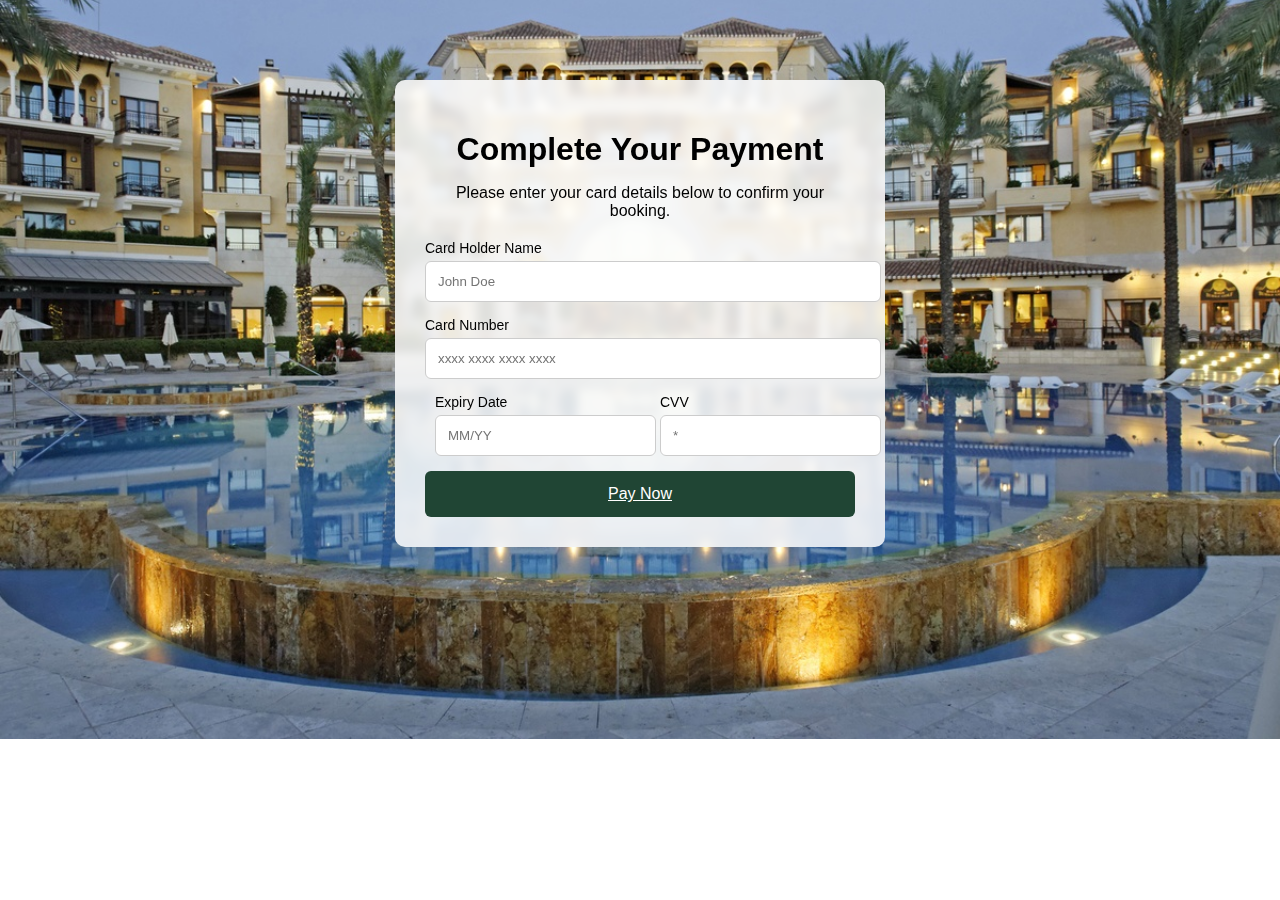
<file: booking.corect-all/paymentt.html>
<!DOCTYPE html>
<html lang="en">
<head>
    <meta charset="UTF-8">
    <meta name="viewport" content="width=device-width, initial-scale=1.0">
    <title>paymet</title>
    <link rel="stylesheet" href="paymentt.css">
</head>
<body>
     <!-- ===== Background Section ===== -->
    <div class="payment-container">

        <!-- ===== Title ===== -->
        <h1 class="payment-title">Complete Your Payment</h1>

        <!-- ===== Short Paragraph ===== -->
        <p class="payment-text">
            Please enter your card details below to confirm your booking.
        </p>

       
            <form>

                <!-- Card Holder Name -->
                <label>Card Holder Name</label>
                <input type="text" placeholder="John Doe">

                <!-- Card Number -->
                <label>Card Number</label>
                <input type="text" placeholder="xxxx xxxx xxxx xxxx">

                <!-- Exp Date + CVV in one row -->
                <div class="row">

                    <div class="input-group">
                        <label>Expiry Date</label>
                        <input type="text" placeholder="MM/YY">
                    </div>

                    <div class="input-group">
                        <label>CVV</label>
                        <input type="password" placeholder="*">
                    </div>

                </div>

                <!-- Payment Button -->
              <button type="submit" class="pay-btn"> 
                <a href="/home/index.html">Pay Now</a>

            </button>
            </form>
            </div>




    </div>
</body>
</html>
</file>
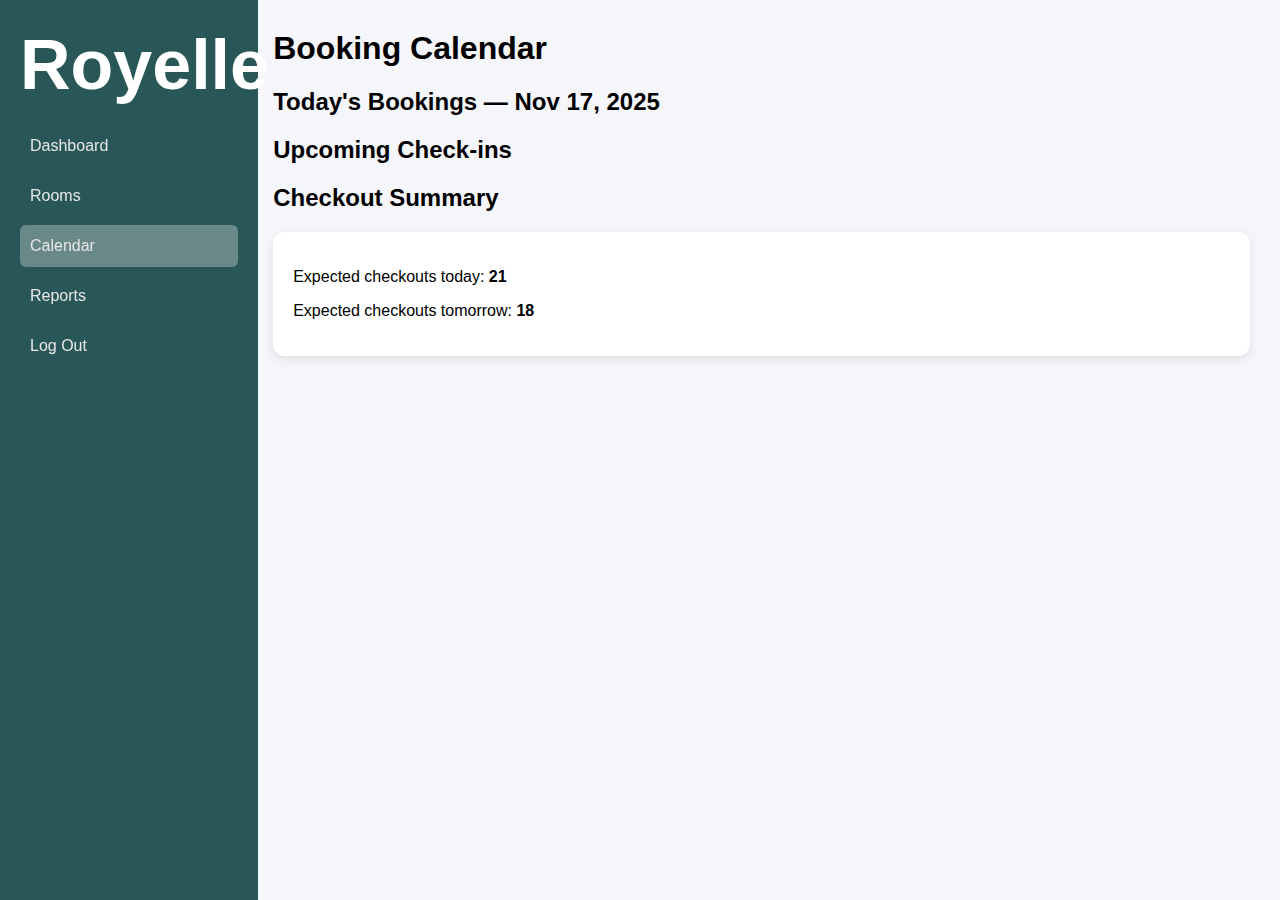
<file: dashboard chart/dashboard tijaabo/Calendar.html>
<!DOCTYPE html>
<html>
<head>
    <title>Calendar</title>
    <link rel="stylesheet" href="style.css">
</head>
<body>

<div class="layout">

    <aside class="sidebar">
        <div class="logo"> <a href="/home/index.html">Royelle</a></div>

        <nav class="nav">
            <a href="dashboard.html">Dashboard</a>
            <a href="rooms.html">Rooms</a>
            <a href="calendar.html" class="active">Calendar</a>
            <a href="reports.html">Reports</a>
            <a href="Logout.html">Log Out</a>
        </nav>
    </aside>

    <main class="content">
        <h1>Booking Calendar</h1>

        <h2>Today's Bookings — Nov 17, 2025</h2>
        <!-- <table>
            <tr>
                <th>Guest</th><th>Room</th><th>Check-in</th><th>Nights</th>
            </tr>
            <tr><td>John Doe</td><td>Standard</td><td>Nov 17</td><td>2</td></tr>
            <tr><td>Fatima Ali</td><td>Deluxe</td><td>Nov 17</td><td>3</td></tr>
            <tr><td>Ibrahim Said</td><td>Suite</td><td>Nov 17</td><td>1</td></tr>
            <tr><td>Maria Gomez</td><td>Standard</td><td>Nov 17</td><td>5</td></tr>
        </table> -->

        <h2>Upcoming Check-ins</h2>
        <!-- <table>
            <tr><th>Date</th><th>Guests</th></tr>
            <tr><td>Nov 18</td><td>12 guests</td></tr>
            <tr><td>Nov 19</td><td>19 guests</td></tr>
            <tr><td>Nov 20</td><td>9 guests</td></tr>
            <tr><td>Nov 21</td><td>27 guests</td></tr>
        </table> -->

        <h2>Checkout Summary</h2>
        <div class="card">
            <p>Expected checkouts today: <strong>21</strong></p>
            <p>Expected checkouts tomorrow: <strong>18</strong></p>
        </div>
    </main>

</div>

</body>
</html>
</file>
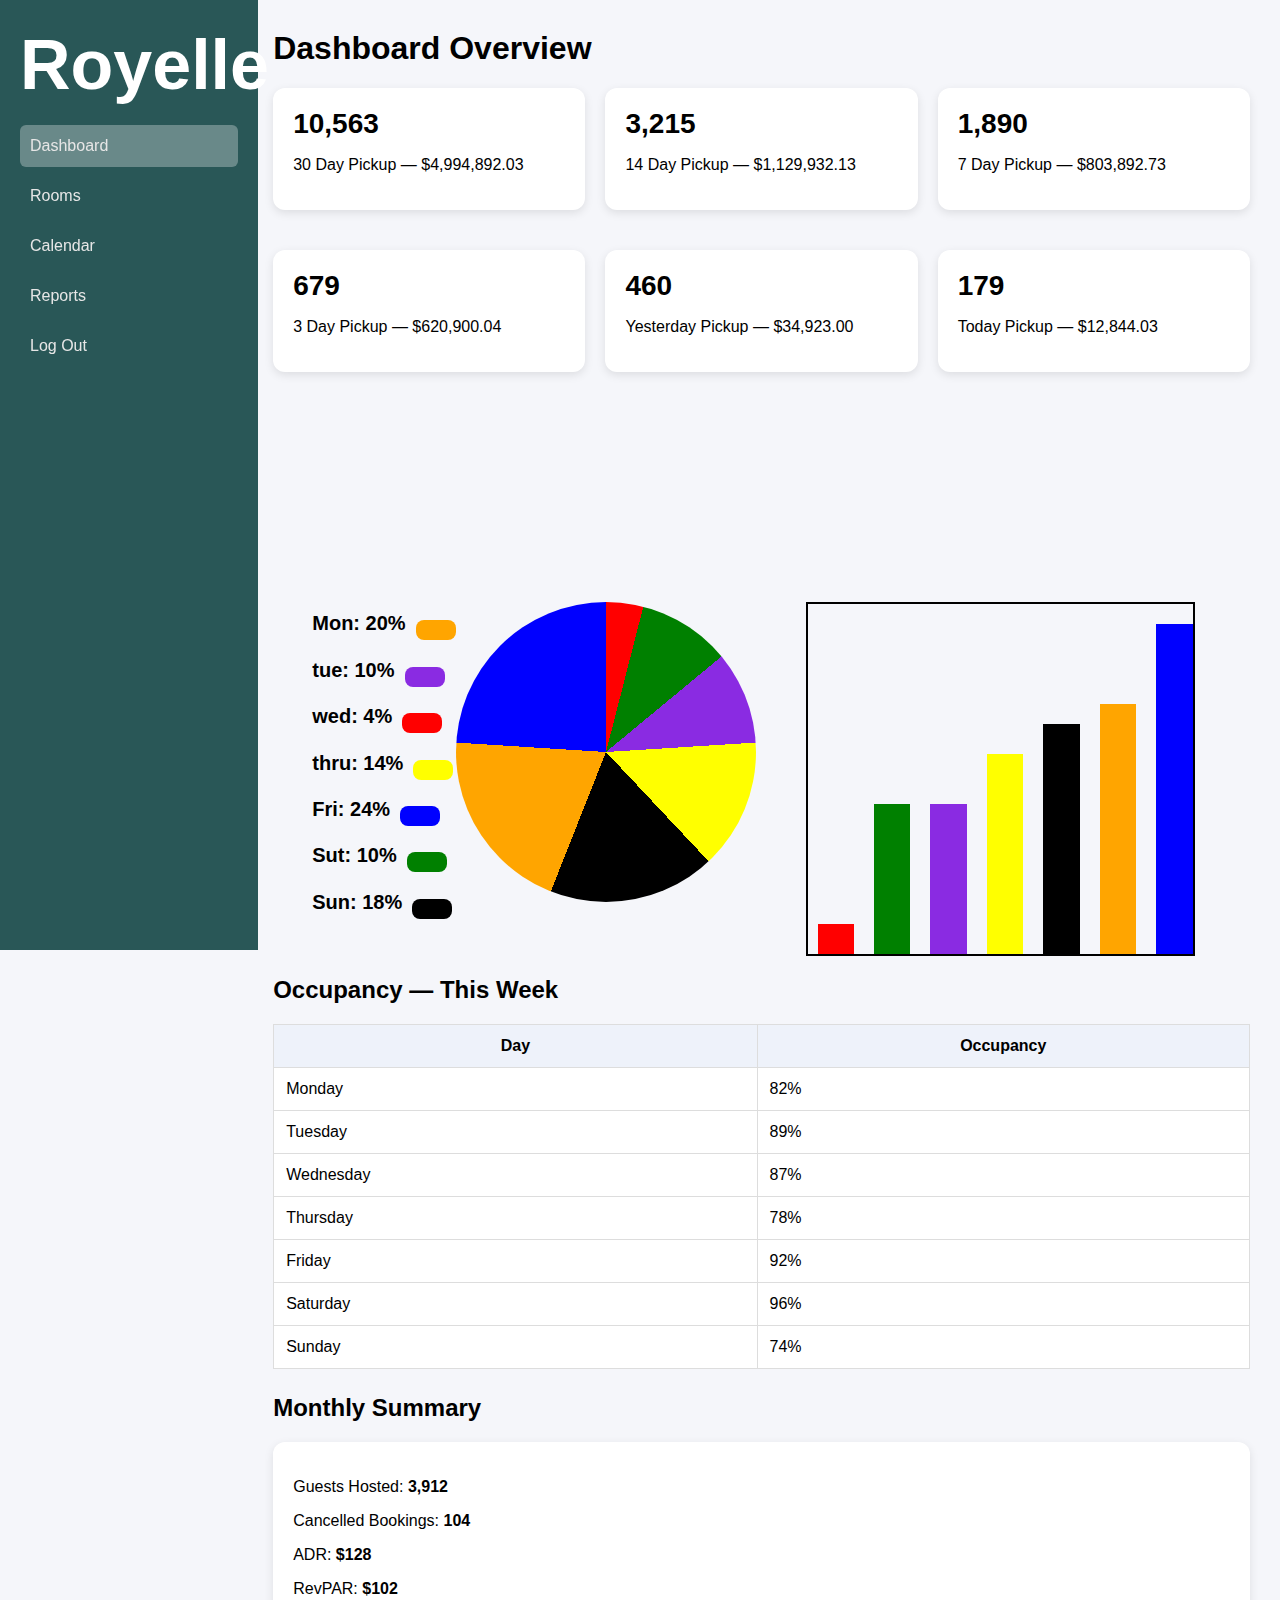
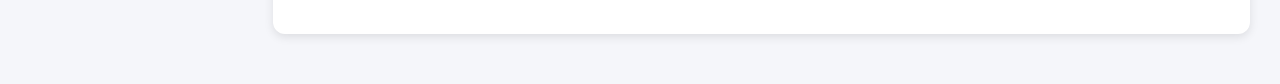
<file: dashboard chart/dashboard tijaabo/dashboard.html>
<!DOCTYPE html>
<html>
<head>
    <title>Dashboard</title>
    <link rel="stylesheet" href="style.css">
</head>
<body>
    

<div class="layout">

    <aside class="sidebar">
        <div class="logo"> <a href="/home/index.html">Royelle</a></div>
        <nav class="nav">
            <a href="dashboard.html" class="active">Dashboard</a>
            <a href="rooms.html">Rooms</a>
            <a href="calendar.html">Calendar</a>
            <a href="reports.html">Reports</a>
            <a href="Logout.html">Log Out</a>
        </nav>
    </aside>

    <main class="content">
        <h1>Dashboard Overview</h1>

        <div class="cards">
            <div class="card"><h2>10,563</h2><p>30 Day Pickup — $4,994,892.03</p></div>
            <div class="card"><h2>3,215</h2><p>14 Day Pickup — $1,129,932.13</p></div>
            <div class="card"><h2>1,890</h2><p>7 Day Pickup — $803,892.73</p></div>
            <div class="card"><h2>679</h2><p>3 Day Pickup — $620,900.04</p></div>
            <div class="card"><h2>460</h2><p>Yesterday Pickup — $34,923.00</p></div>
            <div class="card"><h2>179</h2><p>Today Pickup — $12,844.03</p></div>
        </div>

        <!-- charts -->

    <div class="charts">
        <!-- pei chart -->
        <div class="cercle">
             <div class="text">
                <div class="desc">
                    <h1>Mon: 20%</h1>
                <div class="color color5"></div>
                </div><div class="desc">
                    <h1>tue: 10%</h1>
                <div class="color color6"></div>
                </div><div class="desc">
                    <h1>wed: 4%</h1>
                <div class="color color7"></div>
                </div><div class="desc">
                    <h1>thru: 14%</h1>
                <div class="color color1"></div>
                </div>
                <div class="desc">
                    <h1>Fri: 24%</h1>
                <div class="color color2"></div>
                </div>
                <div class="desc">
                    <h1>Sut: 10%</h1>
                <div class="color color3"></div>
                </div>
                <div class="desc">
                    <h1>Sun: 18%</h1>
                <div class="color color4"></div>
                </div>
            </div>
            <div class="pai"></div>
        </div>

        <!-- bar chart -->
         <div class="bar">
            <div class="bar-box bar1"></div>
            <div class="bar-box bar2"></div>
            <div class="bar-box bar3"></div>
            <div class="bar-box bar4"></div>
            <div class="bar-box bar5"></div>
            <div class="bar-box bar6"></div>
            <div class="bar-box bar7"></div>
         </div>
    </div>

        <h2>Occupancy — This Week</h2>
        <table>
            <tr><th>Day</th><th>Occupancy</th></tr>
            <tr><td>Monday</td><td>82%</td></tr>
            <tr><td>Tuesday</td><td>89%</td></tr>
            <tr><td>Wednesday</td><td>87%</td></tr>
            <tr><td>Thursday</td><td>78%</td></tr>
            <tr><td>Friday</td><td>92%</td></tr>
            <tr><td>Saturday</td><td>96%</td></tr>
            <tr><td>Sunday</td><td>74%</td></tr>
        </table>

        <h2>Monthly Summary</h2>
        <div class="card">
            <p>Guests Hosted: <strong>3,912</strong></p>
            <p>Cancelled Bookings: <strong>104</strong></p>
            <p>ADR: <strong>$128</strong></p>
            <p>RevPAR: <strong>$102</strong></p>
        </div>
    </main>

</div>

</body>
</html>
</file>
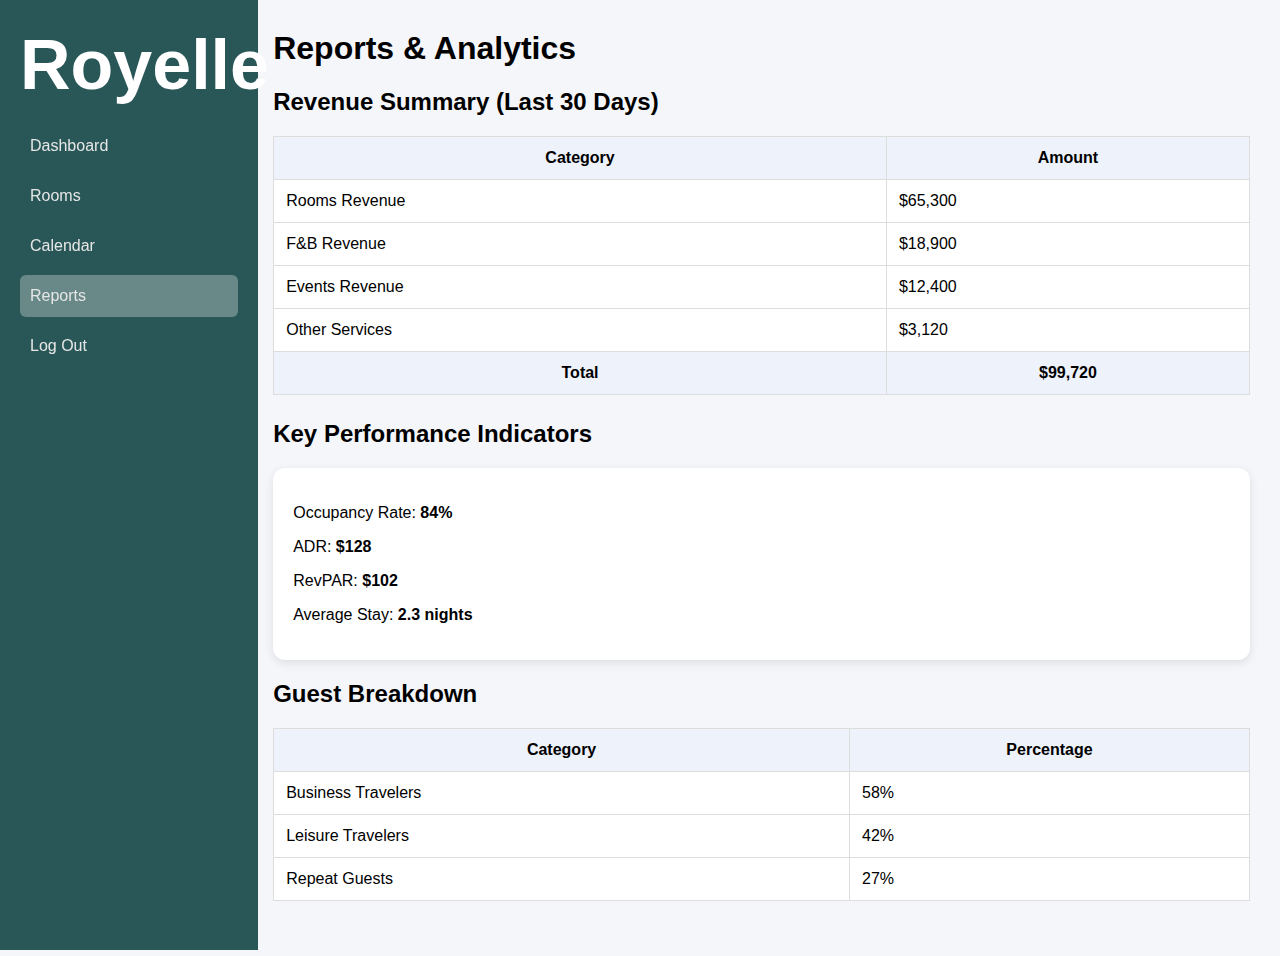
<file: dashboard chart/dashboard tijaabo/reports.html>
<!DOCTYPE html>
<html>
<head>
    <title>Reports</title>
    <link rel="stylesheet" href="style.css">
</head>
<body>

<div class="layout">

    <aside class="sidebar">
        <div class="logo"> <a href="/home/index.html">Royelle</a></div>

        <nav class="nav">
            <a href="dashboard.html">Dashboard</a>
            <a href="rooms.html">Rooms</a>
            <a href="calendar.html">Calendar</a>
            <a href="reports.html" class="active">Reports</a>
            <a href="Logout.html">Log Out</a>

        </nav>
    </aside>

    <main class="content">
        <h1>Reports & Analytics</h1>

        <h2>Revenue Summary (Last 30 Days)</h2>
        <table>
            <tr><th>Category</th><th>Amount</th></tr>
            <tr><td>Rooms Revenue</td><td>$65,300</td></tr>
            <tr><td>F&B Revenue</td><td>$18,900</td></tr>
            <tr><td>Events Revenue</td><td>$12,400</td></tr>
            <tr><td>Other Services</td><td>$3,120</td></tr>
            <tr><th>Total</th><th>$99,720</th></tr>
        </table>

        <h2>Key Performance Indicators</h2>
        <div class="card">
            <p>Occupancy Rate: <strong>84%</strong></p>
            <p>ADR: <strong>$128</strong></p>
            <p>RevPAR: <strong>$102</strong></p>
            <p>Average Stay: <strong>2.3 nights</strong></p>
        </div>

        <h2>Guest Breakdown</h2>
        <table>
            <tr><th>Category</th><th>Percentage</th></tr>
            <tr><td>Business Travelers</td><td>58%</td></tr>
            <tr><td>Leisure Travelers</td><td>42%</td></tr>
            <tr><td>Repeat Guests</td><td>27%</td></tr>
        </table>
    </main>

</div>

</body>
</html>
</file>
<file: booking.corect-all/paymentt.css>
body {
    margin: 0;
    font-family: Arial, sans-serif;
    background: url("/booking.corect-all/home-imgs/hero.jpg") no-repeat center center/cover;
    flex-wrap: wrap;
}

/* Container */
.payment-container {
    max-width: 430px;
    margin: 80px auto;
    background: rgba(255, 255, 255, 0.85);
    padding: 30px;
    border-radius: 10px;
    backdrop-filter: blur(5px);
}

/* Text styles */
.payment-title {
    text-align: center;
    margin-bottom: 10px;
}

.payment-text {
    text-align: center;
    margin-bottom: 20px;
}

/* Payment Box */
.payment-box {
    margin-top: 10px;
}

/* Inputs */
form label {
    font-size: 14px;
    margin-bottom: 5px;
    display: block;
}

form input {
    width: 100%;
    padding: 12px;
    margin-bottom: 15px;
    border: 1px solid #ccc;
    border-radius: 6px;
}

/* Row (Expiry + CVV) */
.row {
    display: flex;
    gap: 20px;

}

.input-group {
    flex: 1;
    margin-left: 10px;
}

/* Button */
.pay-btn {
    width: 100%;
    padding: 14px;
    background-color: rgb(32, 69, 52);
    color: white;
    border: none;
    border-radius: 6px;
    font-size: 16px;
    cursor: pointer;
}

.pay-btn:hover {
    opacity: 0.85;
}
a{
    color: white;
    text-underline-offset: none;
}
@media (max-width:1000px) {
    body{
        height: 77vh;
    }
    .payment-container{
        font-size: 1em;
        margin-top: 300px;
        margin-bottom: 100px;
    }
}

@media (max-width:500px) {
      body{
        height: 77vh;
    }
    .payment-container{
        margin-top: 200px;
        margin-bottom: 100px;
        font-size: 0.8em;
    }
}
</file>
<file: dashboard chart/dashboard tijaabo/style.css>
body {
    margin: 0;
    padding: 0;
    font-family: Arial, sans-serif;
    background: #f5f6fa;
    /* flex-wrap: wrap; */
}
a{
    color: white;
}



        /* ----charts---- */
.charts{
    margin-left: 4%;
    display: flex;
    gap: 50px;
}

.cercle{
    display: flex;
    margin-top: 180px;
    font-size: 10px;
}

.color{
    background-color: red;
    width: 40px;
    height: 20px;
    border-radius: 8px;
    margin-top:8px;
}
.color1{background-color: yellow;}
.color2{background-color: blue;}
.color3{background-color: green;}
.color4{background-color: black;}
.color5{background-color: orange;}
.color6{background-color: blueviolet;}
.color7{background-color: red;}

.desc{
    display: flex;
    gap: 10px;
    margin-top: 10px;
}



.pai {
  width: 300px;
  height: 300px;
  border-radius: 50%;
  background: conic-gradient(
    red 0% 4%,      /* 4% */
    green 4% 14%,     /* 10% */
    blueviolet 14% 24%,    /* 10% */
    yellow 24% 38%,    /* 14% */
    black 38% 56%,    /* 18% */
    orange 56% 76%,    /* 20% */
    blue 76% 100%    /* 24% */
  );
}



.bar{
    border: 2px solid black;
    width: 40%;
    height: 350px;
    margin-top: 180px;
    display: flex;
    align-items: end;
    padding-left: 10px;
    gap: 20px;
}

.bar-box{
    background-color: blue;
    width: 40px;
    height: 120px;
}

.bar1{
    height: 30px;
    background-color: red;
}
.bar2{
    height: 150px;
    background-color: green;
}
.bar3{
    height: 150px;
    background-color: blueviolet;
}
.bar4{
    height: 200px;
    background-color: yellow;
}.bar5{
    height: 230px;
    background-color: black;
}.bar6{
    height: 250px;
    background-color: orange;
}.bar7{
    height: 330px;
    background-color: blue;
}

a{
    text-decoration: none;
}








.layout {
    display: flex;
    min-height: 100vh;
}

/* Sidebar */
.sidebar {
    width: 17%;
    height: 100vh;
    background: #295757;
    color: white;
    padding: 25px 20px;
    display: flex;
    flex-direction: column;
    position: fixed;
}

.logo {
    font-size: 70px;
    font-weight: bold;
    margin-bottom: 20px;
}

.nav a {
    color: #e6e6e6;
    padding: 12px 10px;
    display: block;
    text-decoration: none;
    border-radius: 6px;
    margin-bottom: 8px;
    font-size: 16px;
    transition: 0.2s;
}

.nav a:hover {
    background: rgba(255,255,255,0.2);
}

.nav .active {
    background: rgba(255,255,255,0.3);
}

/* Content */
.content {
    flex: 1;
    padding: 30px;
    margin-left: 19%;
}

h1 {
    margin-top: 0;
}

/* Cards */
.cards {
    display: grid;
    grid-template-columns: repeat(3, 1fr);
    gap: 20px;
    margin-bottom: 30px;
}

.card {
    background: white;
    padding: 20px;
    border-radius: 12px;
    box-shadow: 0 3px 10px rgba(0,0,0,0.1);
    margin-bottom: 20px;
}

.card h2 {
    margin: 0;
    font-size: 28px;
}

/* Chart placeholder */
.chart-placeholder {
    background: #dfe4ed;
    height: 250px;
    border-radius: 10px;
    margin: 20px 0;
    display: flex;
    align-items: center;
    justify-content: center;
}

/* Tables */
table {
    width: 100%;
    border-collapse: collapse;
    background: white;
    margin-bottom: 25px;
}

table th, table td {
    padding: 12px;
    border: 1px solid #ddd;
}

table th {
    background: #eef2fa;
}





/*  TABLETS — (max-width: 1000px) and (min-width: 500px)          */

@media (max-width: 1000px) and (min-width: 500px) {
            /* chart */
     .charts{
    margin-left: 4%;
    display: flex;
    flex-direction: column;
    gap: 50px;
    }

    .logo{
        font-size: 2em;
    }

    .pai{
        margin-left: 40px;
        margin-top: 50px;
        height: 300px;
        width: 300px;
    }
    .bar{
        height: 380px;
        width: 390px;
        margin-left: 50px;
        margin-bottom: 50px;
    }
/* ------ */

    .sidebar {
        width: 20%;
        padding: 20px 15px;
    }

    .content {
        margin-left: 27%;
        padding: 25px 20px;
    }

    .cards {
        grid-template-columns: repeat(2, 1fr);
    }

    table th, table td {
        padding: 10px;
        font-size: 14px;
    }

    .nav a {
        font-size: 15px;
        padding: 10px;
    }
}



/*  SMALL PHONES — (max-width: 430px) and (min-width: 390px)      */

@media (max-width: 430px) /*and (min-width: 390px)*/ {
            /* chart */
    .charts{
    margin-left: 4%;
    display: flex;
    flex-direction: column;
    gap: 50px;
    }

    .pai{
        margin-left: 40px;
        margin-top: 50px;
        height: 500px;
        width: 500px;
    }
    .bar{
        height: 400px;
        width: 460px;
        margin-left: 150px;
        margin-bottom: 50px;
    }
    /* ------ */

    .layout {
        flex-direction: column;
    }

    .sidebar {
        position: fixed;
        width: 100%;
        height: 250px;
        padding: 20px;
    }

    .nav a {
        display: inline-block;
        margin-right: 10px;
        font-size: 50px;
        padding: 8px;
    }

    .content {
        margin-left: 0;
        padding: 30px;
        margin-top: 300px;
        font-size: 50px;
    }

    table th, table td {
        padding: 8px;
        font-size: 50px;
    }

    .cards {
        grid-template-columns: 1fr;
    }

    h1, h2 {
        font-size: 50px;
        color: #295757;
    }

    .card h2 {
        font-size: 45px;
        color: #295757;
    }
}
</file>
